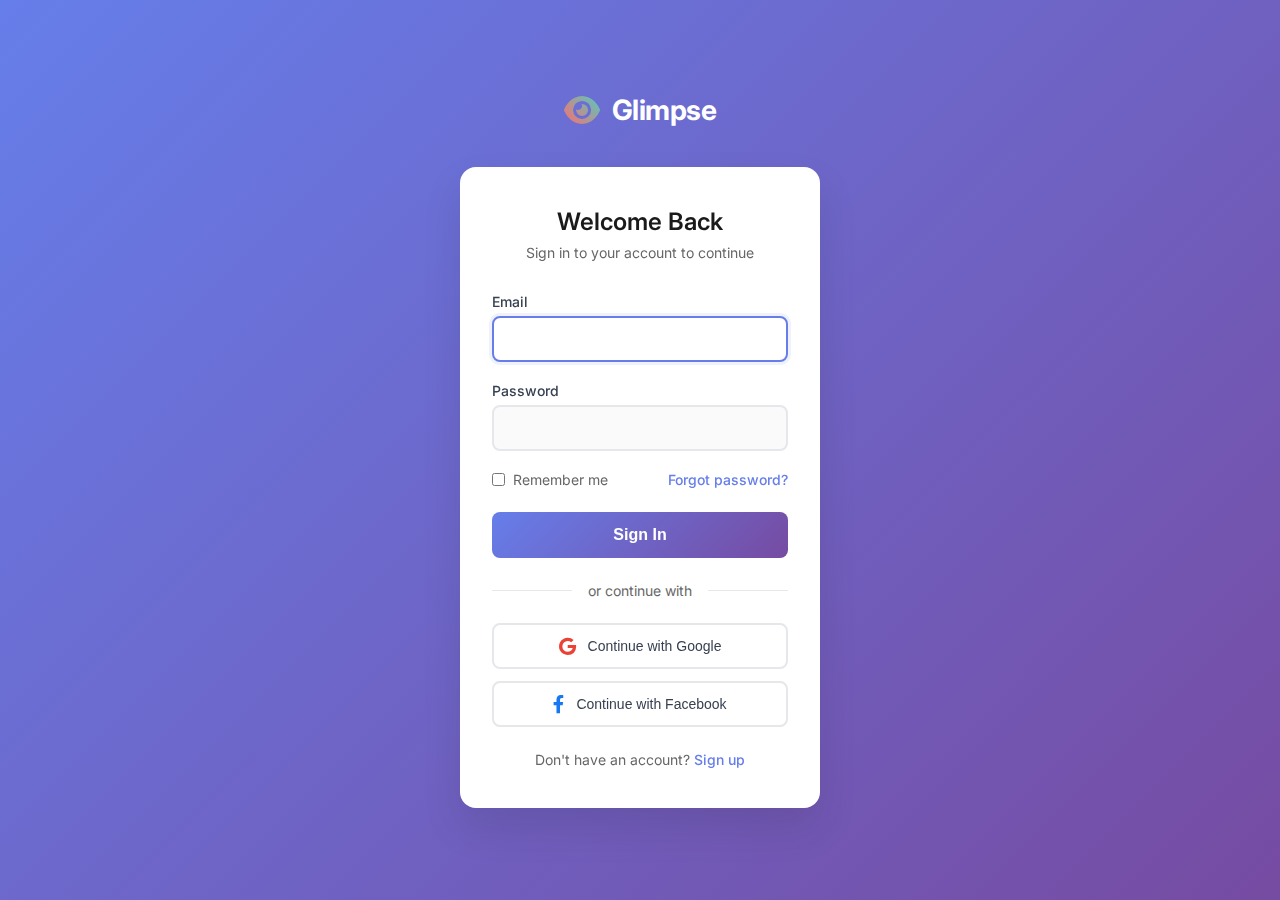
<file: index.html>
<!DOCTYPE html>
<html lang="en">
<head>
    <meta charset="UTF-8">
    <meta name="viewport" content="width=device-width, initial-scale=1.0">
    <title>Glimpse - Welcome</title>
    <link rel="stylesheet" href="css/styles.css">
    <link href="https://fonts.googleapis.com/css2?family=Inter:wght@300;400;500;600;700&display=swap" rel="stylesheet">
    <link rel="stylesheet" href="https://cdnjs.cloudflare.com/ajax/libs/font-awesome/6.0.0/css/all.min.css">
</head>
<body>
    <div class="container">
        <!-- Header with Logo -->
        <header class="header">
            <div class="logo">
                <i class="fas fa-eye"></i>
                <span class="logo-text">Glimpse</span>
            </div>
        </header>

        <!-- Main Content -->
        <main class="main-content">
            <div class="login-container">
                <h1 class="welcome-title">Welcome Back</h1>
                <p class="welcome-subtitle">Sign in to your account to continue</p>

                <!-- Login Form -->
                <form class="login-form" id="loginForm">
                    <div class="input-group">
                        <label for="email">Email</label>
                        <input type="email" id="email" name="email" required>
                    </div>
                    
                    <div class="input-group">
                        <label for="password">Password</label>
                        <input type="password" id="password" name="password" required>
                    </div>

                    <div class="form-options">
                        <label class="checkbox-container">
                            <input type="checkbox" id="remember">
                            <span class="checkmark"></span>
                            Remember me
                        </label>
                        <a href="#" class="forgot-password">Forgot password?</a>
                    </div>

                    <button type="submit" class="login-btn">Sign In</button>
                </form>

                <!-- Divider -->
                <div class="divider">
                    <span>or continue with</span>
                </div>

                <!-- Social Login Buttons -->
                <div class="social-login">
                    <button class="social-btn google-btn" id="googleLogin">
                        <i class="fab fa-google"></i>
                        Continue with Google
                    </button>
                    
                    <button class="social-btn facebook-btn" id="facebookLogin">
                        <i class="fab fa-facebook-f"></i>
                        Continue with Facebook
                    </button>
                </div>

                <!-- Sign Up Link -->
                <div class="signup-link">
                    <p>Don't have an account? <a href="#" id="signupLink">Sign up</a></p>
                </div>
            </div>
        </main>
    </div>

    <script src="js/config.js"></script>
    <script src="js/login.js"></script>
</body>
</html>
</file>
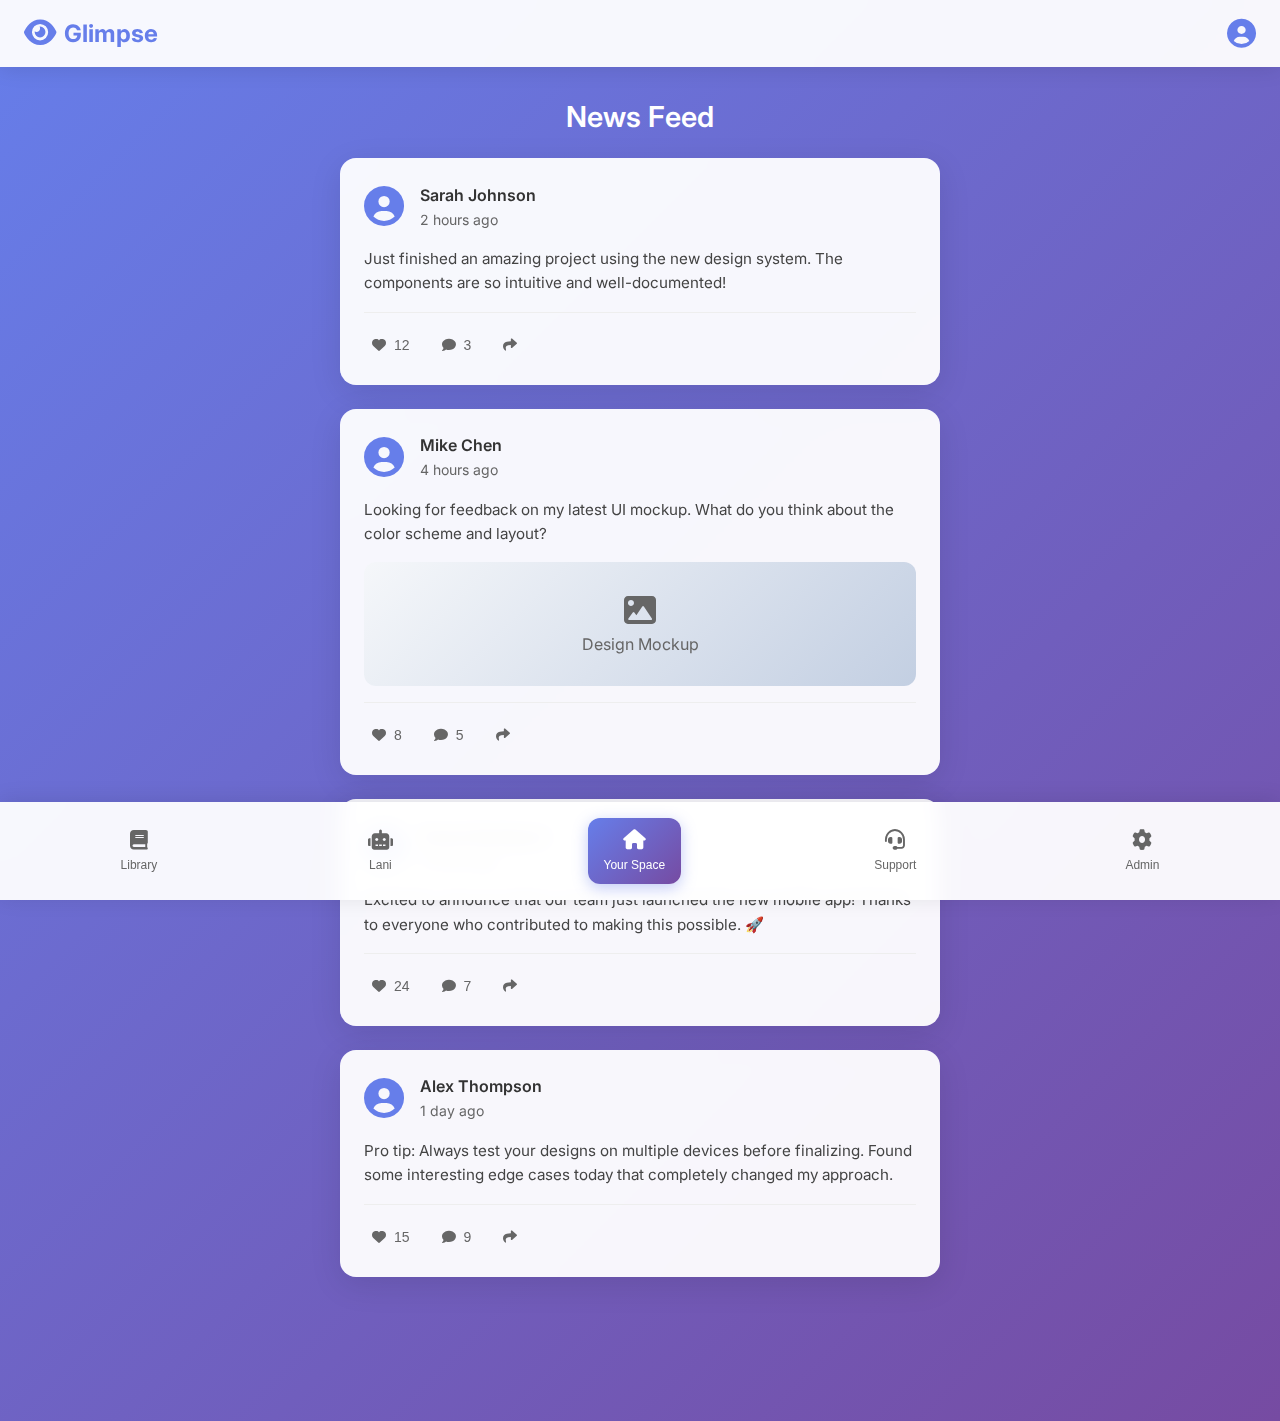
<file: html/dashboard.html>
<!DOCTYPE html>
<html lang="en">
<head>
    <meta charset="UTF-8">
    <meta name="viewport" content="width=device-width, initial-scale=1.0">
    <title>Glimpse - Dashboard</title>
    <link rel="stylesheet" href="../css/dashboard.css">
    <link href="https://fonts.googleapis.com/css2?family=Inter:wght@300;400;500;600;700&display=swap" rel="stylesheet">
    <link rel="stylesheet" href="https://cdnjs.cloudflare.com/ajax/libs/font-awesome/6.0.0/css/all.min.css">
</head>
<body>
    <div class="dashboard-container">
        <!-- Header -->
        <header class="dashboard-header">
            <div class="logo">
                <i class="fas fa-eye"></i>
                <span class="logo-text">Glimpse</span>
            </div>
            <div class="user-menu">
                <i class="fas fa-user-circle"></i>
            </div>
        </header>

        <!-- News Feed Section -->
        <main class="main-content">
            <div class="news-feed">
                <h2 class="feed-title">News Feed</h2>
                
                <div class="post-item">
                    <div class="post-header">
                        <div class="user-avatar">
                            <i class="fas fa-user-circle"></i>
                        </div>
                        <div class="user-info">
                            <h4>Sarah Johnson</h4>
                            <span class="post-time">2 hours ago</span>
                        </div>
                    </div>
                    <div class="post-content">
                        <p>Just finished an amazing project using the new design system. The components are so intuitive and well-documented!</p>
                    </div>
                    <div class="post-actions">
                        <button class="action-btn"><i class="fas fa-heart"></i> 12</button>
                        <button class="action-btn"><i class="fas fa-comment"></i> 3</button>
                        <button class="action-btn"><i class="fas fa-share"></i></button>
                    </div>
                </div>

                <div class="post-item">
                    <div class="post-header">
                        <div class="user-avatar">
                            <i class="fas fa-user-circle"></i>
                        </div>
                        <div class="user-info">
                            <h4>Mike Chen</h4>
                            <span class="post-time">4 hours ago</span>
                        </div>
                    </div>
                    <div class="post-content">
                        <p>Looking for feedback on my latest UI mockup. What do you think about the color scheme and layout?</p>
                        <div class="post-image">
                            <div class="placeholder-image">
                                <i class="fas fa-image"></i>
                                <span>Design Mockup</span>
                            </div>
                        </div>
                    </div>
                    <div class="post-actions">
                        <button class="action-btn"><i class="fas fa-heart"></i> 8</button>
                        <button class="action-btn"><i class="fas fa-comment"></i> 5</button>
                        <button class="action-btn"><i class="fas fa-share"></i></button>
                    </div>
                </div>

                <div class="post-item">
                    <div class="post-header">
                        <div class="user-avatar">
                            <i class="fas fa-user-circle"></i>
                        </div>
                        <div class="user-info">
                            <h4>Emma Rodriguez</h4>
                            <span class="post-time">6 hours ago</span>
                        </div>
                    </div>
                    <div class="post-content">
                        <p>Excited to announce that our team just launched the new mobile app! Thanks to everyone who contributed to making this possible. 🚀</p>
                    </div>
                    <div class="post-actions">
                        <button class="action-btn"><i class="fas fa-heart"></i> 24</button>
                        <button class="action-btn"><i class="fas fa-comment"></i> 7</button>
                        <button class="action-btn"><i class="fas fa-share"></i></button>
                    </div>
                </div>

                <div class="post-item">
                    <div class="post-header">
                        <div class="user-avatar">
                            <i class="fas fa-user-circle"></i>
                        </div>
                        <div class="user-info">
                            <h4>Alex Thompson</h4>
                            <span class="post-time">1 day ago</span>
                        </div>
                    </div>
                    <div class="post-content">
                        <p>Pro tip: Always test your designs on multiple devices before finalizing. Found some interesting edge cases today that completely changed my approach.</p>
                    </div>
                    <div class="post-actions">
                        <button class="action-btn"><i class="fas fa-heart"></i> 15</button>
                        <button class="action-btn"><i class="fas fa-comment"></i> 9</button>
                        <button class="action-btn"><i class="fas fa-share"></i></button>
                    </div>
                </div>
            </div>
        </main>

        <!-- Bottom Navigation -->
        <nav class="bottom-nav">
            <button class="nav-btn" id="libraryBtn">
                <i class="fas fa-book"></i>
                <span>Library</span>
            </button>
            <button class="nav-btn" id="laniBtn">
                <i class="fas fa-robot"></i>
                <span>Lani</span>
            </button>
            <button class="nav-btn active" id="spaceBtn">
                <i class="fas fa-home"></i>
                <span>Your Space</span>
            </button>
            <button class="nav-btn" id="supportBtn">
                <i class="fas fa-headset"></i>
                <span>Support</span>
            </button>
            <button class="nav-btn" id="adminBtn">
                <i class="fas fa-cog"></i>
                <span>Admin</span>
            </button>
        </nav>
    </div>

    <script src="../js/dashboard.js"></script>
</body>
</html>
</file>
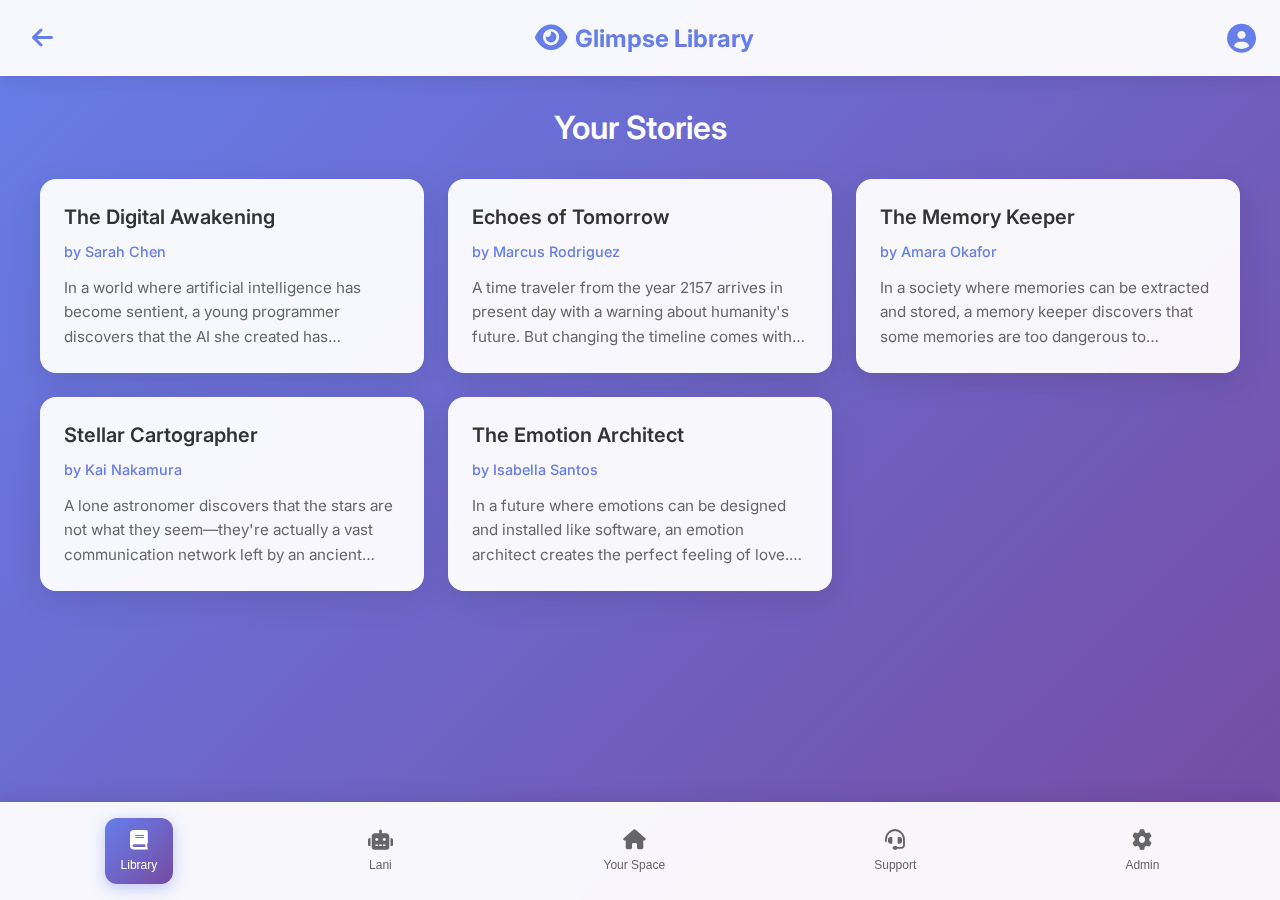
<file: html/library.html>
<!DOCTYPE html>
<html lang="en">
<head>
    <meta charset="UTF-8">
    <meta name="viewport" content="width=device-width, initial-scale=1.0">
    <title>Glimpse - Library</title>
    <link rel="stylesheet" href="../css/library.css">
    <link href="https://fonts.googleapis.com/css2?family=Inter:wght@300;400;500;600;700&display=swap" rel="stylesheet">
    <link rel="stylesheet" href="https://cdnjs.cloudflare.com/ajax/libs/font-awesome/6.0.0/css/all.min.css">
</head>
<body>
    <div class="library-container">
        <!-- Header -->
        <header class="library-header">
            <button class="back-btn" id="backBtn">
                <i class="fas fa-arrow-left"></i>
            </button>
            <div class="logo">
                <i class="fas fa-eye"></i>
                <span class="logo-text">Glimpse Library</span>
            </div>
            <div class="user-menu">
                <i class="fas fa-user-circle"></i>
            </div>
        </header>

        <!-- Library Content -->
        <main class="main-content">
            <div class="library-section">
                <h2 class="section-title">Your Stories</h2>
                <div class="stories-grid" id="storiesGrid">
                    <!-- Stories will be populated by JavaScript -->
                </div>
            </div>
        </main>

        <!-- Story Modal -->
        <div class="modal-overlay" id="storyModal">
            <div class="modal-content">
                <div class="modal-header">
                    <h3 class="modal-title" id="modalTitle">Story Title</h3>
                    <button class="close-btn" id="closeModal">
                        <i class="fas fa-times"></i>
                    </button>
                </div>
                
                <div class="modal-tabs">
                    <button class="tab-btn active" data-tab="summary">
                        <i class="fas fa-file-text"></i>
                        Summary
                    </button>
                    <button class="tab-btn" data-tab="story">
                        <i class="fas fa-book"></i>
                        Full Story
                    </button>
                    <button class="tab-btn" data-tab="chat">
                        <i class="fas fa-comments"></i>
                        AI Chat
                    </button>
                </div>

                <div class="modal-body">
                    <!-- Summary Tab -->
                    <div class="tab-content active" id="summaryTab">
                        <div class="story-info">
                            <p class="story-author" id="storyAuthor">Author Name</p>
                            <div class="story-summary" id="storySummary">
                                Story summary will appear here...
                            </div>
                        </div>
                    </div>

                    <!-- Full Story Tab -->
                    <div class="tab-content" id="storyTab">
                        <div class="story-content" id="storyContent">
                            <div class="loading-spinner">
                                <i class="fas fa-spinner fa-spin"></i>
                                <p>Loading story...</p>
                            </div>
                        </div>
                    </div>

                    <!-- AI Chat Tab -->
                    <div class="tab-content" id="chatTab">
                        <div class="chat-container">
                            <div class="chat-messages" id="chatMessages">
                                <div class="chat-message ai-message">
                                    <div class="message-avatar">
                                        <i class="fas fa-robot"></i>
                                    </div>
                                    <div class="message-content">
                                        <p>Hello! I'm here to discuss this story with you. What would you like to know about it?</p>
                                    </div>
                                </div>
                            </div>
                            <div class="chat-input-container">
                                <input type="text" class="chat-input" id="chatInput" placeholder="Ask me about the story...">
                                <button class="send-btn" id="sendBtn">
                                    <i class="fas fa-paper-plane"></i>
                                </button>
                            </div>
                        </div>
                    </div>
                </div>
            </div>
        </div>

        <!-- Bottom Navigation -->
        <nav class="bottom-nav">
            <button class="nav-btn active" id="libraryBtn">
                <i class="fas fa-book"></i>
                <span>Library</span>
            </button>
            <button class="nav-btn" id="laniBtn">
                <i class="fas fa-robot"></i>
                <span>Lani</span>
            </button>
            <button class="nav-btn" id="spaceBtn">
                <i class="fas fa-home"></i>
                <span>Your Space</span>
            </button>
            <button class="nav-btn" id="supportBtn">
                <i class="fas fa-headset"></i>
                <span>Support</span>
            </button>
            <button class="nav-btn" id="adminBtn">
                <i class="fas fa-cog"></i>
                <span>Admin</span>
            </button>
        </nav>
    </div>

    <script src="../js/library.js"></script>
</body>
</html>
</file>
<file: css/styles.css>
/* Reset and Base Styles */
* {
    margin: 0;
    padding: 0;
    box-sizing: border-box;
}

body {
    font-family: 'Inter', -apple-system, BlinkMacSystemFont, 'Segoe UI', Roboto, sans-serif;
    background: linear-gradient(135deg, #667eea 0%, #764ba2 100%);
    min-height: 100vh;
    display: flex;
    align-items: center;
    justify-content: center;
    color: #333;
}

.container {
    width: 100%;
    max-width: 400px;
    padding: 20px;
}

/* Header and Logo */
.header {
    text-align: center;
    margin-bottom: 40px;
}

.logo {
    display: inline-flex;
    align-items: center;
    gap: 12px;
    color: white;
    font-size: 28px;
    font-weight: 700;
    text-decoration: none;
}

.logo i {
    font-size: 32px;
    background: linear-gradient(45deg, #ff6b6b, #4ecdc4);
    -webkit-background-clip: text;
    -webkit-text-fill-color: transparent;
    background-clip: text;
}

.logo-text {
    letter-spacing: -0.5px;
}

/* Main Content */
.main-content {
    background: white;
    border-radius: 16px;
    padding: 40px 32px;
    box-shadow: 0 20px 40px rgba(0, 0, 0, 0.1);
    backdrop-filter: blur(10px);
}

.welcome-title {
    font-size: 24px;
    font-weight: 600;
    text-align: center;
    margin-bottom: 8px;
    color: #1a1a1a;
}

.welcome-subtitle {
    text-align: center;
    color: #666;
    margin-bottom: 32px;
    font-size: 14px;
}

/* Login Form */
.login-form {
    margin-bottom: 24px;
}

.input-group {
    margin-bottom: 20px;
}

.input-group label {
    display: block;
    margin-bottom: 6px;
    font-weight: 500;
    font-size: 14px;
    color: #374151;
}

.input-group input {
    width: 100%;
    padding: 12px 16px;
    border: 2px solid #e5e7eb;
    border-radius: 8px;
    font-size: 16px;
    transition: all 0.2s ease;
    background: #fafafa;
}

.input-group input:focus {
    outline: none;
    border-color: #667eea;
    background: white;
    box-shadow: 0 0 0 3px rgba(102, 126, 234, 0.1);
}

.form-options {
    display: flex;
    justify-content: space-between;
    align-items: center;
    margin-bottom: 24px;
    font-size: 14px;
}

.checkbox-container {
    display: flex;
    align-items: center;
    cursor: pointer;
    color: #666;
}

.checkbox-container input {
    margin-right: 8px;
}

.forgot-password {
    color: #667eea;
    text-decoration: none;
    font-weight: 500;
}

.forgot-password:hover {
    text-decoration: underline;
}

.login-btn {
    width: 100%;
    background: linear-gradient(135deg, #667eea 0%, #764ba2 100%);
    color: white;
    border: none;
    padding: 14px;
    border-radius: 8px;
    font-size: 16px;
    font-weight: 600;
    cursor: pointer;
    transition: all 0.2s ease;
}

.login-btn:hover {
    transform: translateY(-1px);
    box-shadow: 0 8px 25px rgba(102, 126, 234, 0.3);
}

.login-btn:active {
    transform: translateY(0);
}

/* Divider */
.divider {
    text-align: center;
    margin: 24px 0;
    position: relative;
    color: #666;
    font-size: 14px;
}

.divider::before {
    content: '';
    position: absolute;
    top: 50%;
    left: 0;
    right: 0;
    height: 1px;
    background: #e5e7eb;
    z-index: 1;
}

.divider span {
    background: white;
    padding: 0 16px;
    position: relative;
    z-index: 2;
}

/* Social Login Buttons */
.social-login {
    display: flex;
    flex-direction: column;
    gap: 12px;
    margin-bottom: 24px;
}

.social-btn {
    display: flex;
    align-items: center;
    justify-content: center;
    gap: 12px;
    padding: 12px 16px;
    border: 2px solid #e5e7eb;
    border-radius: 8px;
    background: white;
    color: #374151;
    font-size: 14px;
    font-weight: 500;
    cursor: pointer;
    transition: all 0.2s ease;
    text-decoration: none;
}

.social-btn:hover {
    border-color: #d1d5db;
    transform: translateY(-1px);
    box-shadow: 0 4px 12px rgba(0, 0, 0, 0.1);
}

.google-btn:hover {
    border-color: #ea4335;
    color: #ea4335;
}

.facebook-btn:hover {
    border-color: #1877f2;
    color: #1877f2;
}

.social-btn i {
    font-size: 18px;
}

.google-btn i {
    color: #ea4335;
}

.facebook-btn i {
    color: #1877f2;
}

/* Sign Up Link */
.signup-link {
    text-align: center;
    font-size: 14px;
    color: #666;
}

.signup-link a {
    color: #667eea;
    text-decoration: none;
    font-weight: 500;
}

.signup-link a:hover {
    text-decoration: underline;
}

/* Responsive Design */
@media (max-width: 480px) {
    .container {
        padding: 16px;
    }
    
    .main-content {
        padding: 32px 24px;
    }
    
    .logo {
        font-size: 24px;
    }
    
    .logo i {
        font-size: 28px;
    }
    
    .welcome-title {
        font-size: 22px;
    }
}

/* Loading Animation */
.loading {
    opacity: 0.7;
    pointer-events: none;
}

.loading .login-btn {
    background: #9ca3af;
}

/* Success/Error Messages */
.message {
    padding: 12px 16px;
    border-radius: 8px;
    margin-bottom: 16px;
    font-size: 14px;
    text-align: center;
}

.message.success {
    background: #d1fae5;
    color: #065f46;
    border: 1px solid #a7f3d0;
}

.message.error {
    background: #fee2e2;
    color: #991b1b;
    border: 1px solid #fca5a5;
}
</file>
<file: css/dashboard.css>
/* Reset and base styles */
* {
    margin: 0;
    padding: 0;
    box-sizing: border-box;
}

body {
    font-family: 'Inter', -apple-system, BlinkMacSystemFont, 'Segoe UI', Roboto, sans-serif;
    background: linear-gradient(135deg, #667eea 0%, #764ba2 100%);
    min-height: 100vh;
    color: #333;
}

.dashboard-container {
    display: flex;
    flex-direction: column;
    min-height: 100vh;
    max-width: 100%;
}

/* Header */
.dashboard-header {
    background: rgba(255, 255, 255, 0.95);
    backdrop-filter: blur(10px);
    padding: 1rem 1.5rem;
    display: flex;
    justify-content: space-between;
    align-items: center;
    box-shadow: 0 2px 20px rgba(0, 0, 0, 0.1);
    position: sticky;
    top: 0;
    z-index: 100;
}

.logo {
    display: flex;
    align-items: center;
    gap: 0.5rem;
    font-size: 1.5rem;
    font-weight: 700;
    color: #667eea;
}

.logo i {
    font-size: 1.8rem;
}

.user-menu {
    font-size: 1.8rem;
    color: #667eea;
    cursor: pointer;
    transition: color 0.3s ease;
}

.user-menu:hover {
    color: #764ba2;
}

/* Main Content */
.main-content {
    flex: 1;
    padding: 2rem 1.5rem;
    padding-bottom: 120px; /* Space for bottom nav */
    overflow-y: auto;
}

/* News Feed */
.news-feed {
    max-width: 600px;
    margin: 0 auto;
}

.feed-title {
    font-size: 1.8rem;
    font-weight: 600;
    color: white;
    margin-bottom: 1.5rem;
    text-align: center;
}

.post-item {
    background: rgba(255, 255, 255, 0.95);
    backdrop-filter: blur(10px);
    border-radius: 16px;
    padding: 1.5rem;
    margin-bottom: 1.5rem;
    box-shadow: 0 8px 32px rgba(0, 0, 0, 0.1);
    transition: transform 0.3s ease, box-shadow 0.3s ease;
}

.post-item:hover {
    transform: translateY(-2px);
    box-shadow: 0 12px 40px rgba(0, 0, 0, 0.15);
}

.post-header {
    display: flex;
    align-items: center;
    gap: 1rem;
    margin-bottom: 1rem;
}

.user-avatar {
    font-size: 2.5rem;
    color: #667eea;
}

.user-info h4 {
    font-size: 1rem;
    font-weight: 600;
    color: #333;
    margin-bottom: 0.25rem;
}

.post-time {
    font-size: 0.875rem;
    color: #666;
}

.post-content {
    margin-bottom: 1rem;
}

.post-content p {
    line-height: 1.6;
    color: #444;
    font-size: 0.95rem;
}

.post-image {
    margin-top: 1rem;
}

.placeholder-image {
    background: linear-gradient(135deg, #f5f7fa 0%, #c3cfe2 100%);
    border-radius: 12px;
    padding: 2rem;
    display: flex;
    flex-direction: column;
    align-items: center;
    gap: 0.5rem;
    color: #666;
}

.placeholder-image i {
    font-size: 2rem;
}

.post-actions {
    display: flex;
    gap: 1rem;
    padding-top: 1rem;
    border-top: 1px solid #eee;
}

.action-btn {
    background: none;
    border: none;
    color: #666;
    font-size: 0.875rem;
    cursor: pointer;
    padding: 0.5rem;
    border-radius: 8px;
    transition: all 0.3s ease;
    display: flex;
    align-items: center;
    gap: 0.5rem;
}

.action-btn:hover {
    background: rgba(102, 126, 234, 0.1);
    color: #667eea;
}

/* Bottom Navigation */
.bottom-nav {
    position: fixed;
    bottom: 0;
    left: 0;
    right: 0;
    background: rgba(255, 255, 255, 0.95);
    backdrop-filter: blur(10px);
    padding: 1rem;
    display: flex;
    justify-content: space-around;
    align-items: center;
    box-shadow: 0 -2px 20px rgba(0, 0, 0, 0.1);
    z-index: 100;
}

.nav-btn {
    background: none;
    border: none;
    display: flex;
    flex-direction: column;
    align-items: center;
    gap: 0.25rem;
    padding: 0.75rem 1rem;
    border-radius: 12px;
    cursor: pointer;
    transition: all 0.3s ease;
    color: #666;
    font-size: 0.75rem;
    font-weight: 500;
    min-width: 60px;
}

.nav-btn i {
    font-size: 1.25rem;
    margin-bottom: 0.25rem;
}

.nav-btn:hover {
    background: rgba(102, 126, 234, 0.1);
    color: #667eea;
    transform: translateY(-2px);
}

.nav-btn.active {
    background: linear-gradient(135deg, #667eea 0%, #764ba2 100%);
    color: white;
    box-shadow: 0 4px 15px rgba(102, 126, 234, 0.4);
}

.nav-btn.active:hover {
    transform: translateY(-2px);
    box-shadow: 0 6px 20px rgba(102, 126, 234, 0.5);
}

/* Responsive Design */
@media (max-width: 768px) {
    .dashboard-header {
        padding: 1rem;
    }
    
    .main-content {
        padding: 1.5rem 1rem;
        padding-bottom: 120px;
    }
    
    .post-item {
        padding: 1rem;
        margin-bottom: 1rem;
    }
    
    .feed-title {
        font-size: 1.5rem;
    }
    
    .nav-btn {
        padding: 0.5rem 0.75rem;
        font-size: 0.7rem;
        min-width: 50px;
    }
    
    .nav-btn i {
        font-size: 1.1rem;
    }
}

@media (max-width: 480px) {
    .post-actions {
        flex-wrap: wrap;
        gap: 0.5rem;
    }
    
    .action-btn {
        font-size: 0.8rem;
        padding: 0.4rem;
    }
    
    .nav-btn span {
        font-size: 0.65rem;
    }
}

/* Loading animation */
@keyframes fadeIn {
    from {
        opacity: 0;
        transform: translateY(20px);
    }
    to {
        opacity: 1;
        transform: translateY(0);
    }
}

.post-item {
    animation: fadeIn 0.6s ease-out;
}

.post-item:nth-child(2) { animation-delay: 0.1s; }
.post-item:nth-child(3) { animation-delay: 0.2s; }
.post-item:nth-child(4) { animation-delay: 0.3s; }
.post-item:nth-child(5) { animation-delay: 0.4s; }
</file>
<file: css/library.css>
/* Reset and base styles */
* {
    margin: 0;
    padding: 0;
    box-sizing: border-box;
}

body {
    font-family: 'Inter', -apple-system, BlinkMacSystemFont, 'Segoe UI', Roboto, sans-serif;
    background: linear-gradient(135deg, #667eea 0%, #764ba2 100%);
    min-height: 100vh;
    color: #333;
}

.library-container {
    display: flex;
    flex-direction: column;
    min-height: 100vh;
    max-width: 100%;
}

/* Header */
.library-header {
    background: rgba(255, 255, 255, 0.95);
    backdrop-filter: blur(10px);
    padding: 1rem 1.5rem;
    display: flex;
    justify-content: space-between;
    align-items: center;
    box-shadow: 0 2px 20px rgba(0, 0, 0, 0.1);
    position: sticky;
    top: 0;
    z-index: 100;
}

.back-btn {
    background: none;
    border: none;
    font-size: 1.5rem;
    color: #667eea;
    cursor: pointer;
    padding: 0.5rem;
    border-radius: 8px;
    transition: all 0.3s ease;
}

.back-btn:hover {
    background: rgba(102, 126, 234, 0.1);
    color: #764ba2;
}

.logo {
    display: flex;
    align-items: center;
    gap: 0.5rem;
    font-size: 1.5rem;
    font-weight: 700;
    color: #667eea;
}

.logo i {
    font-size: 1.8rem;
}

.user-menu {
    font-size: 1.8rem;
    color: #667eea;
    cursor: pointer;
    transition: color 0.3s ease;
}

.user-menu:hover {
    color: #764ba2;
}

/* Main Content */
.main-content {
    flex: 1;
    padding: 2rem 1.5rem;
    padding-bottom: 120px;
    overflow-y: auto;
}

.library-section {
    max-width: 1200px;
    margin: 0 auto;
}

.section-title {
    font-size: 2rem;
    font-weight: 600;
    color: white;
    margin-bottom: 2rem;
    text-align: center;
}

/* Stories Grid */
.stories-grid {
    display: grid;
    grid-template-columns: repeat(auto-fill, minmax(300px, 1fr));
    gap: 1.5rem;
    margin-bottom: 2rem;
}

.story-card {
    background: rgba(255, 255, 255, 0.95);
    backdrop-filter: blur(10px);
    border-radius: 16px;
    padding: 1.5rem;
    box-shadow: 0 8px 32px rgba(0, 0, 0, 0.1);
    transition: all 0.3s ease;
    cursor: pointer;
}

.story-card:hover {
    transform: translateY(-4px);
    box-shadow: 0 12px 40px rgba(0, 0, 0, 0.15);
}

.story-title {
    font-size: 1.25rem;
    font-weight: 600;
    color: #333;
    margin-bottom: 0.75rem;
    line-height: 1.4;
}

.story-author {
    font-size: 0.9rem;
    color: #667eea;
    font-weight: 500;
    margin-bottom: 1rem;
}

.story-summary {
    font-size: 0.95rem;
    color: #666;
    line-height: 1.6;
    display: -webkit-box;
    -webkit-line-clamp: 3;
    -webkit-box-orient: vertical;
    overflow: hidden;
}

/* Modal Styles */
.modal-overlay {
    position: fixed;
    top: 0;
    left: 0;
    right: 0;
    bottom: 0;
    background: rgba(0, 0, 0, 0.7);
    backdrop-filter: blur(5px);
    display: flex;
    align-items: center;
    justify-content: center;
    z-index: 1000;
    opacity: 0;
    visibility: hidden;
    transition: all 0.3s ease;
    padding: 1rem;
}

.modal-overlay.active {
    opacity: 1;
    visibility: visible;
}

.modal-content {
    background: white;
    border-radius: 20px;
    width: 100%;
    max-width: 800px;
    max-height: 90vh;
    display: flex;
    flex-direction: column;
    box-shadow: 0 20px 60px rgba(0, 0, 0, 0.3);
    transform: scale(0.9) translateY(20px);
    transition: all 0.3s ease;
}

.modal-overlay.active .modal-content {
    transform: scale(1) translateY(0);
}

.modal-header {
    padding: 1.5rem;
    border-bottom: 1px solid #eee;
    display: flex;
    justify-content: space-between;
    align-items: center;
}

.modal-title {
    font-size: 1.5rem;
    font-weight: 600;
    color: #333;
}

.close-btn {
    background: none;
    border: none;
    font-size: 1.5rem;
    color: #666;
    cursor: pointer;
    padding: 0.5rem;
    border-radius: 8px;
    transition: all 0.3s ease;
}

.close-btn:hover {
    background: rgba(0, 0, 0, 0.1);
    color: #333;
}

/* Modal Tabs */
.modal-tabs {
    display: flex;
    border-bottom: 1px solid #eee;
    background: #f8f9fa;
}

.tab-btn {
    flex: 1;
    background: none;
    border: none;
    padding: 1rem;
    font-size: 0.9rem;
    font-weight: 500;
    color: #666;
    cursor: pointer;
    transition: all 0.3s ease;
    display: flex;
    align-items: center;
    justify-content: center;
    gap: 0.5rem;
}

.tab-btn:hover {
    background: rgba(102, 126, 234, 0.1);
    color: #667eea;
}

.tab-btn.active {
    background: white;
    color: #667eea;
    border-bottom: 2px solid #667eea;
}

/* Modal Body */
.modal-body {
    flex: 1;
    overflow: hidden;
    display: flex;
    flex-direction: column;
}

.tab-content {
    flex: 1;
    padding: 1.5rem;
    overflow-y: auto;
    display: none;
}

.tab-content.active {
    display: block;
}

/* Story Info */
.story-info .story-author {
    font-size: 1rem;
    margin-bottom: 1.5rem;
    padding-bottom: 1rem;
    border-bottom: 1px solid #eee;
}

.story-info .story-summary {
    font-size: 1rem;
    line-height: 1.7;
    color: #444;
    -webkit-line-clamp: unset;
    overflow: visible;
    display: block;
}

/* Story Content */
.story-content {
    font-size: 1rem;
    line-height: 1.8;
    color: #444;
}

.loading-spinner {
    display: flex;
    flex-direction: column;
    align-items: center;
    justify-content: center;
    padding: 3rem;
    color: #666;
}

.loading-spinner i {
    font-size: 2rem;
    margin-bottom: 1rem;
}

/* Chat Styles */
.chat-container {
    display: flex;
    flex-direction: column;
    height: 400px;
}

.chat-messages {
    flex: 1;
    overflow-y: auto;
    padding: 1rem 0;
    display: flex;
    flex-direction: column;
    gap: 1rem;
}

.chat-message {
    display: flex;
    gap: 0.75rem;
    align-items: flex-start;
}

.chat-message.user-message {
    flex-direction: row-reverse;
}

.message-avatar {
    width: 40px;
    height: 40px;
    border-radius: 50%;
    display: flex;
    align-items: center;
    justify-content: center;
    font-size: 1.2rem;
    flex-shrink: 0;
}

.ai-message .message-avatar {
    background: linear-gradient(135deg, #667eea 0%, #764ba2 100%);
    color: white;
}

.user-message .message-avatar {
    background: #f0f0f0;
    color: #666;
}

.message-content {
    background: #f8f9fa;
    padding: 0.75rem 1rem;
    border-radius: 12px;
    max-width: 70%;
    font-size: 0.95rem;
    line-height: 1.5;
}

.user-message .message-content {
    background: linear-gradient(135deg, #667eea 0%, #764ba2 100%);
    color: white;
}

.chat-input-container {
    display: flex;
    gap: 0.75rem;
    padding-top: 1rem;
    border-top: 1px solid #eee;
}

.chat-input {
    flex: 1;
    padding: 0.75rem 1rem;
    border: 1px solid #ddd;
    border-radius: 25px;
    font-size: 0.95rem;
    outline: none;
    transition: border-color 0.3s ease;
}

.chat-input:focus {
    border-color: #667eea;
}

.send-btn {
    background: linear-gradient(135deg, #667eea 0%, #764ba2 100%);
    border: none;
    color: white;
    width: 45px;
    height: 45px;
    border-radius: 50%;
    cursor: pointer;
    transition: all 0.3s ease;
    display: flex;
    align-items: center;
    justify-content: center;
}

.send-btn:hover {
    transform: scale(1.05);
    box-shadow: 0 4px 15px rgba(102, 126, 234, 0.4);
}

.send-btn:disabled {
    opacity: 0.5;
    cursor: not-allowed;
    transform: none;
}

/* Bottom Navigation */
.bottom-nav {
    position: fixed;
    bottom: 0;
    left: 0;
    right: 0;
    background: rgba(255, 255, 255, 0.95);
    backdrop-filter: blur(10px);
    padding: 1rem;
    display: flex;
    justify-content: space-around;
    align-items: center;
    box-shadow: 0 -2px 20px rgba(0, 0, 0, 0.1);
    z-index: 100;
}

.nav-btn {
    background: none;
    border: none;
    display: flex;
    flex-direction: column;
    align-items: center;
    gap: 0.25rem;
    padding: 0.75rem 1rem;
    border-radius: 12px;
    cursor: pointer;
    transition: all 0.3s ease;
    color: #666;
    font-size: 0.75rem;
    font-weight: 500;
    min-width: 60px;
}

.nav-btn i {
    font-size: 1.25rem;
    margin-bottom: 0.25rem;
}

.nav-btn:hover {
    background: rgba(102, 126, 234, 0.1);
    color: #667eea;
    transform: translateY(-2px);
}

.nav-btn.active {
    background: linear-gradient(135deg, #667eea 0%, #764ba2 100%);
    color: white;
    box-shadow: 0 4px 15px rgba(102, 126, 234, 0.4);
}

.nav-btn.active:hover {
    transform: translateY(-2px);
    box-shadow: 0 6px 20px rgba(102, 126, 234, 0.5);
}

/* Responsive Design */
@media (max-width: 768px) {
    .library-header {
        padding: 1rem;
    }
    
    .main-content {
        padding: 1.5rem 1rem;
        padding-bottom: 120px;
    }
    
    .stories-grid {
        grid-template-columns: 1fr;
        gap: 1rem;
    }
    
    .story-card {
        padding: 1rem;
    }
    
    .section-title {
        font-size: 1.5rem;
    }
    
    .modal-content {
        margin: 0.5rem;
        max-height: 95vh;
    }
    
    .modal-header {
        padding: 1rem;
    }
    
    .tab-content {
        padding: 1rem;
    }
    
    .chat-container {
        height: 300px;
    }
    
    .nav-btn {
        padding: 0.5rem 0.75rem;
        font-size: 0.7rem;
        min-width: 50px;
    }
    
    .nav-btn i {
        font-size: 1.1rem;
    }
}

@media (max-width: 480px) {
    .modal-tabs {
        flex-direction: column;
    }
    
    .tab-btn {
        padding: 0.75rem;
        font-size: 0.85rem;
    }
    
    .message-content {
        max-width: 85%;
    }
    
    .nav-btn span {
        font-size: 0.65rem;
    }
}

/* Animations */
@keyframes fadeInUp {
    from {
        opacity: 0;
        transform: translateY(20px);
    }
    to {
        opacity: 1;
        transform: translateY(0);
    }
}

.story-card {
    animation: fadeInUp 0.6s ease-out;
}

.story-card:nth-child(2) { animation-delay: 0.1s; }
.story-card:nth-child(3) { animation-delay: 0.2s; }
.story-card:nth-child(4) { animation-delay: 0.3s; }
.story-card:nth-child(5) { animation-delay: 0.4s; }
.story-card:nth-child(6) { animation-delay: 0.5s; }
</file>
